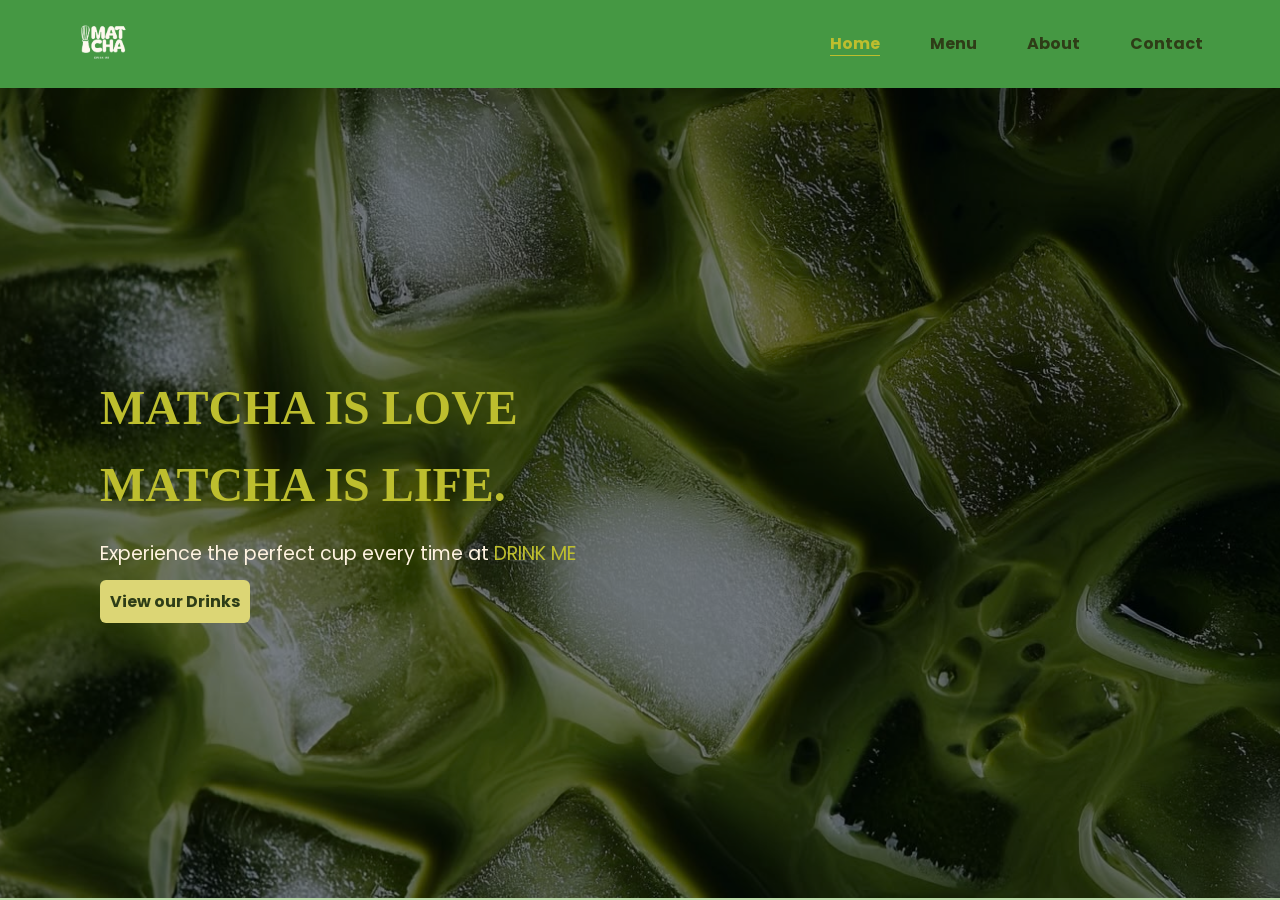
<file: index.html>
<!DOCTYPE html>
<html lang="en">

<head>
    <meta charset="UTF-8">
    <meta name="viewport" content="width=device-width, initial-scale=1.0">
    <title> Drink me </title>
    <link rel="stylesheet" href="Home.css">
    <link href="https://fonts.googleapis.com/css2?family=Playfair+Display:wght@500;700&family=Poppins:wght@300;400;500&display=swap" rel="stylesheet">
</head>
<body>
    <header>
        <nav class="navbar container">
            <div class="logo">
                <img src="logo-removebg-preview.png">
            </div>
            <ul class="nav-link">
                <li><a href="index.html" class="active"> Home </a></li>
                <li><a href="Menu.html" target="_self"> Menu </a></li>
                <li><a href="About.html" target="_self"> About </a></li>
                <li><a href="Contact.html" target="_self"> Contact </a></li>
            </ul>
        </nav>
    </header>
    <section id="home" class="hero">
            <div class="hero-overlay">
                <div class="hero-text">
                    <h1> Matcha is LOVE <br> Matcha is LIFE.</h1>
                    <p> Experience the perfect cup every time at <span> Drink Me </span></p>
                    <a href="Menu.html" class="btn"> View our Drinks </a>
                </div>
            </div>
        </section>
</body>
</html>
</file>
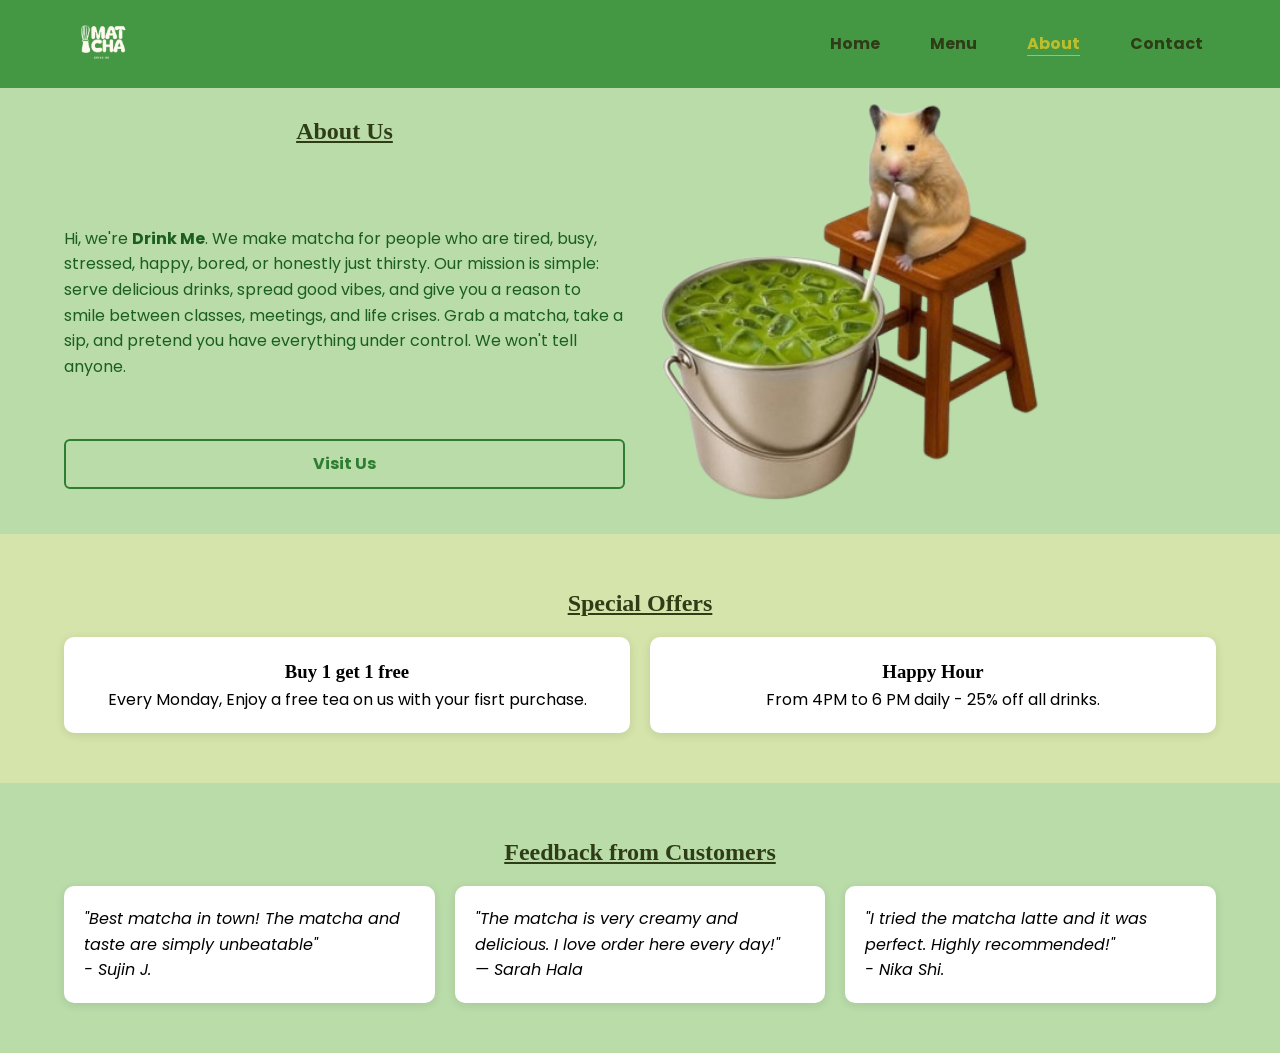
<file: About.html>
<!DOCTYPE html>
<html lang="en">

<head>
    <meta charset="UTF-8">
    <meta name="viewport" content="width=device-width, initial-scale=1.0">
    <title> About Drink me </title>
    <link rel="stylesheet" href="Home.css">
    <link href="https://fonts.googleapis.com/css2?family=Playfair+Display:wght@500;700&family=Poppins:wght@300;400;500&display=swap" rel="stylesheet">
</head>
<body>
    <header>
        <nav class="navbar container">
            <div class="logo">
                <img src="logo-removebg-preview.png">
            </div>
            <ul class="nav-link">
                <li><a href="index.html" target="_self"> Home </a></li>
                <li><a href="Menu.html" target="_self"> Menu </a></li>
                <li><a href="About.html" class="active"> About </a></li>
                <li><a href="Contact.html" target="_self"> Contact </a></li>
            </ul>
        </nav>
    </header>
    <section id="about" class="about container">
            <div class="about-text">
                <h2 class="section-title"> About Us </h2>
                <p>Hi, we're <span> Drink Me</span>. We make matcha for people who are tired, busy, stressed, happy, bored, 
                    or honestly just thirsty. Our mission is simple: serve delicious drinks, spread good vibes, 
                    and give you a reason to smile between classes, meetings, and life crises. Grab a matcha, 
                    take a sip, and pretend you have everything under control. We won't tell anyone.</p>
                <a href="Contact.html" class="btn secondary-btn"> Visit Us </a>
            </div>
            <div class="about-img">
                <img src="about_us-removebg-preview.png" atl="About D-Cafe">
            </div>
        </section>
        <section id="offers" class="offers">
            <div class=" container">
                <h2 class="section-title"> Special Offers </h2>
                <div class="offers-grid">
                    <div class="offers-card"> 
                        <h3> Buy 1 get 1 free </h3>
                        <p> Every Monday, Enjoy a free tea on us with your fisrt purchase.</p>
                    </div>
                    <div class="offers-card">
                        <h3> Happy Hour</h3>
                        <p> From 4PM to 6 PM daily - 25% off all drinks.</p>
                    </div>
                </div>
            </div>
        </section>
        <section id="testimonials" class="testimonials">
            <div class="container">
                <h2 class="section-title"> Feedback from Customers  </h2>
                <div class="testimonial-grid">
                    <div class="testimonial">
                       <i><p>"Best matcha in town! The matcha and 
                           taste are simply unbeatable"</p>
                        <span> - Sujin J.</span></i>
                    </div>
                    <div class="testimonial">
                      <i><p>"The matcha is very creamy and delicious. I love order here every day!"</p>
                        <span>  — Sarah Hala </span></i>
                    </div>
                    <div class="testimonial">
                    <i><p><p>"I tried the matcha latte and it was perfect. Highly recommended!"</p>
                        <span> - Nika Shi.</span></i>
                    </div>
                </div>
            </div>

        </section>

</body>
</html>
</file>
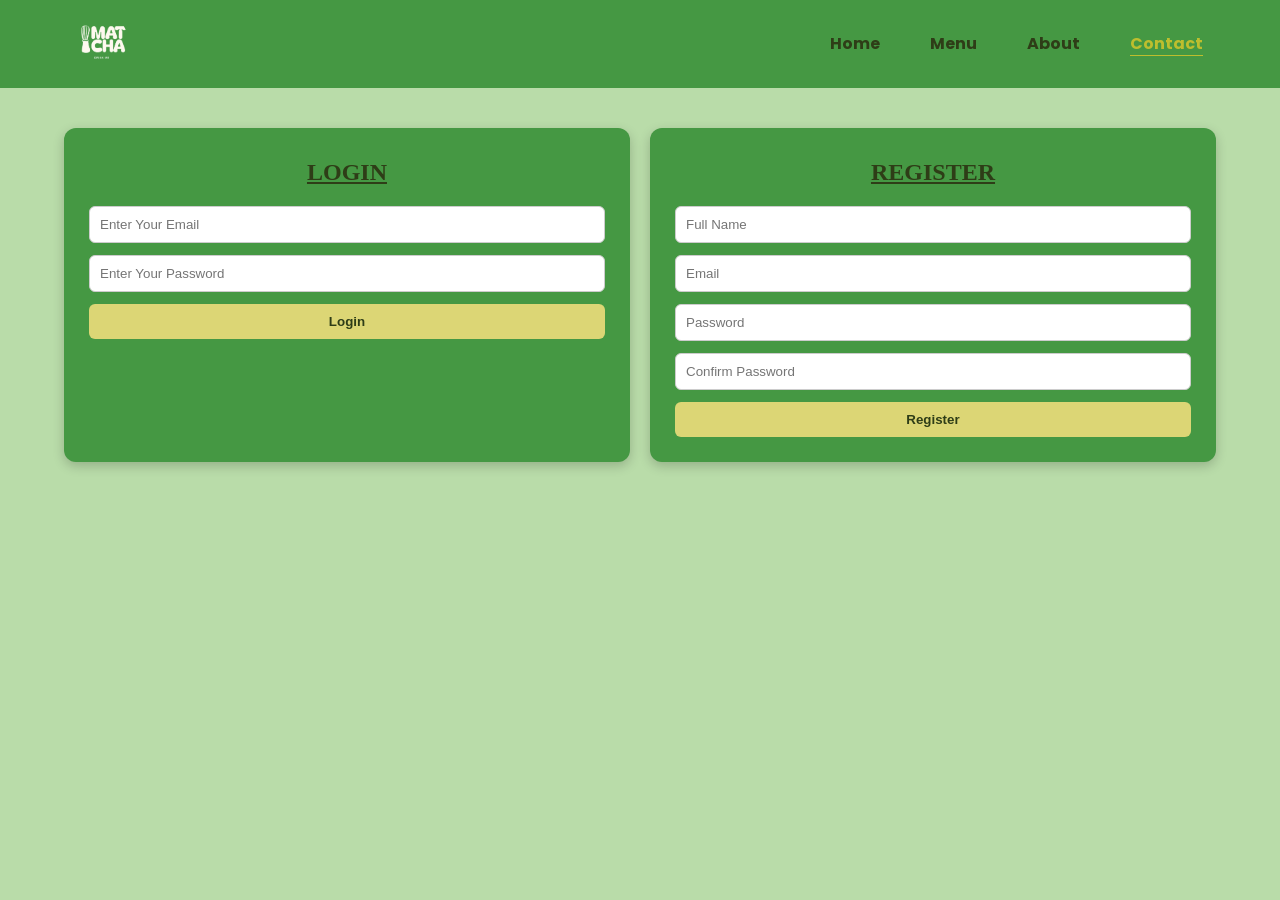
<file: Contact.html>
<!DOCTYPE html>
<html lang="en">

<head>
    <meta charset="UTF-8">
    <meta name="viewport" content="width=device-width, initial-scale=1.0">
    <title> Login Drink me </title>
    <link rel="stylesheet" href="Home.css">
    <link href="https://fonts.googleapis.com/css2?family=Playfair+Display:wght@500;700&family=Poppins:wght@300;400;500&display=swap" rel="stylesheet">
</head>
<body>
    <header>
        <nav class="navbar container">
            <div class="logo">
                <img src="logo-removebg-preview.png">
            </div>
            <ul class="nav-link">
                <li><a href="index.html" target="_self"> Home </a></li>
                <li><a href="Menu.html" target="_self"> Menu </a></li>
                <li><a href="About.html" target="_self"> About </a></li>
                <li><a href="Contact.html" class="active"> Contact </a></li>
            </ul>
        </nav>
    </header>
    <section class="auth container">

    <!-- LOGIN -->
    <div class="auth-box login">
        <h2 class="section-title">LOGIN</h2>

        <form>
            <input type="email" placeholder="Enter Your Email" required>
            <input type="password" placeholder="Enter Your Password" required>
            <button type="submit" class="btn">Login</button>
        </form>
    </div>

    <!-- REGISTER -->
    <div class="auth-box register">
        <h2 class="section-title">REGISTER</h2>

        <form>
            <input type="text" placeholder="Full Name" required>
            <input type="email" placeholder="Email" required>
            <input type="password" placeholder="Password" required>
            <input type="password" placeholder="Confirm Password" required>
            <button type="submit" class="btn">Register</button>
        </form>
    </div>
</section>

</body>
</html>
</file>
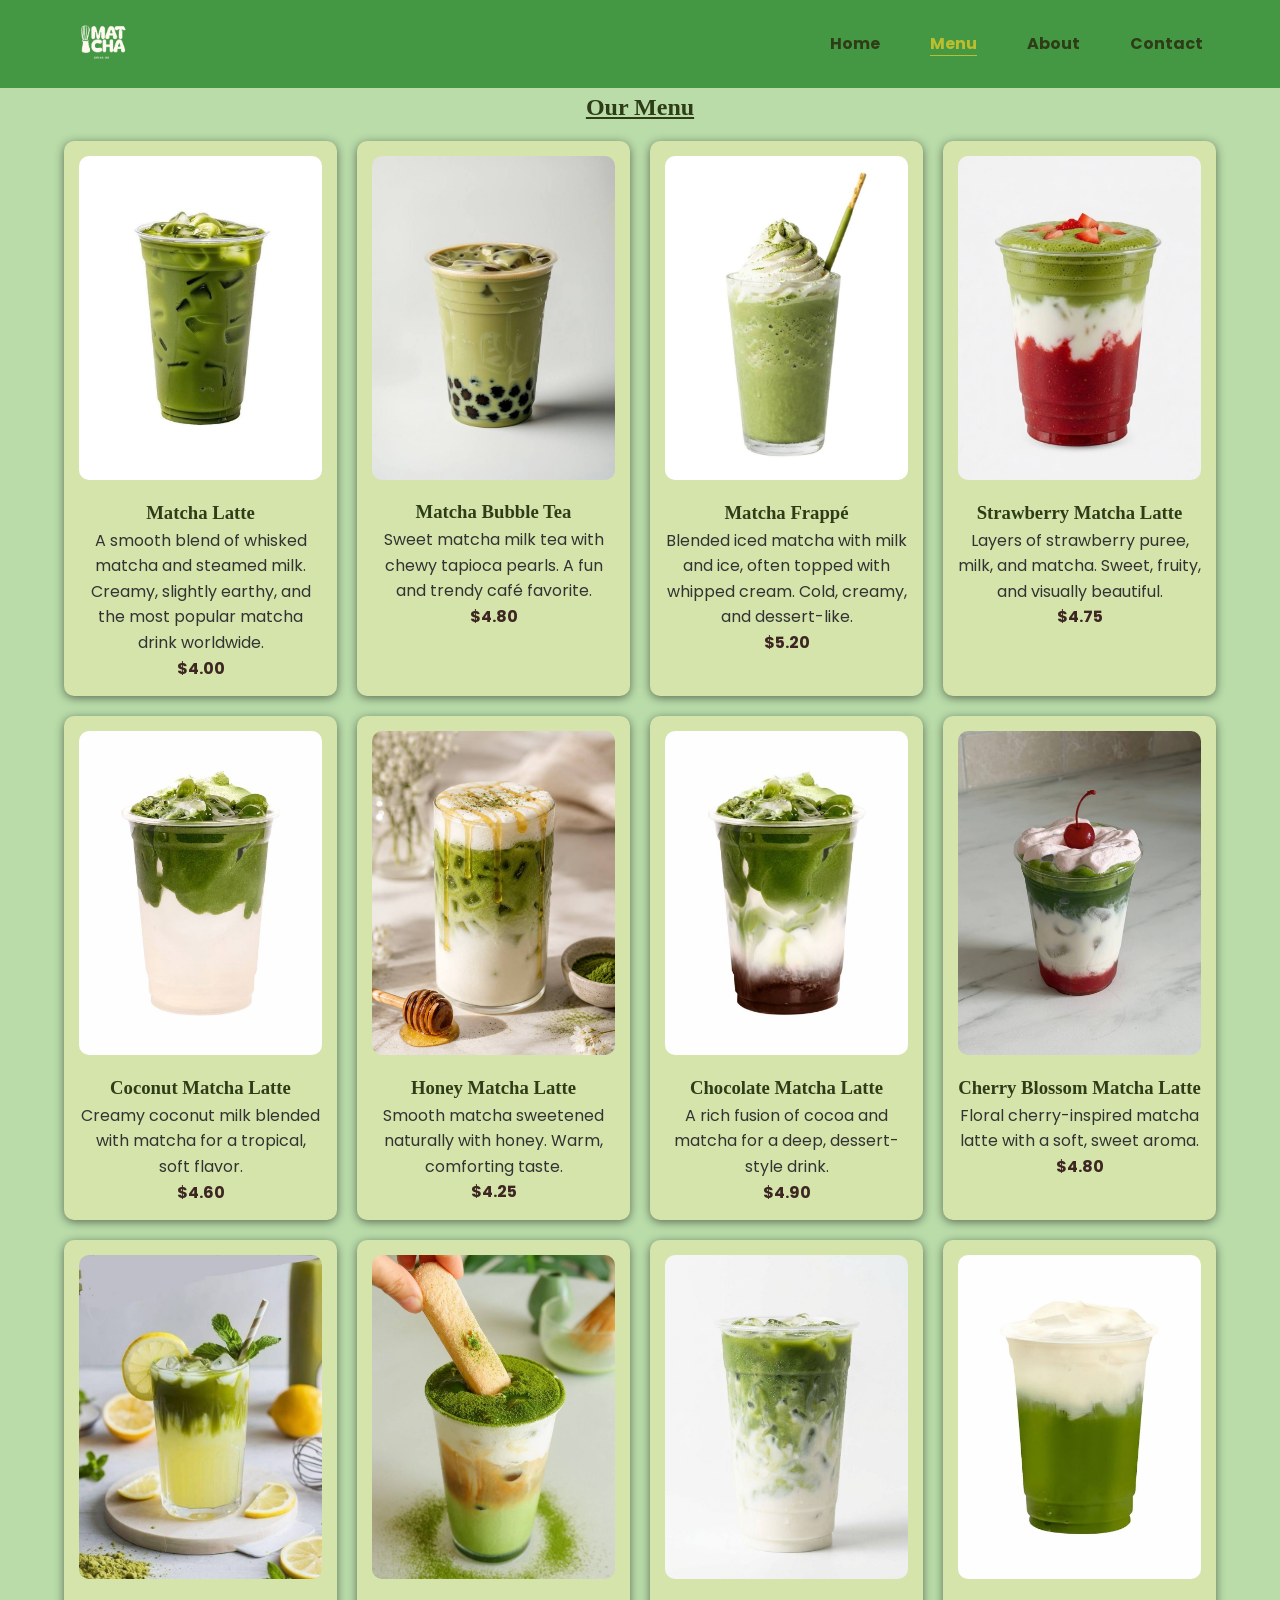
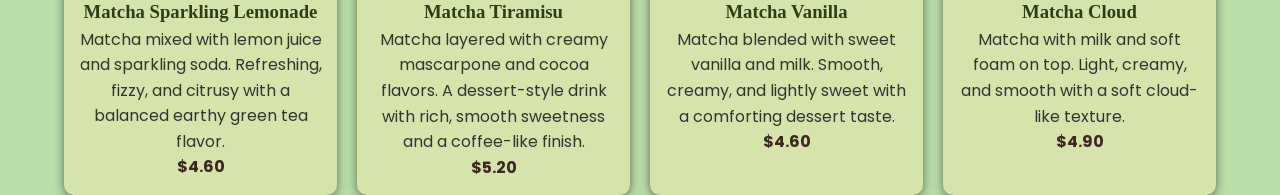
<file: Menu.html>
<!DOCTYPE html>
<html lang="en">

<head>
    <meta charset="UTF-8">
    <meta name="viewport" content="width=device-width, initial-scale=1.0">
    <title> Menu Drink <menu></menu></title>
    <link rel="stylesheet" href="Home.css">
    <link href="https://fonts.googleapis.com/css2?family=Playfair+Display:wght@500;700&family=Poppins:wght@300;400;500&display=swap" rel="stylesheet">
</head>
<body>
    <header>
        <nav class="navbar container">
            <div class="logo">
                <img src="logo-removebg-preview.png">
            </div>
            <ul class="nav-link">
                <li><a href="index.html" target="_self"> Home </a></li>
                <li><a href="Menu.html" class="active"> Menu </a></li>
                <li><a href="About.html" target="_self"> About </a></li>
                <li><a href="Contact.html" target="_self"> Contact </a></li>
            </ul>
        </nav>
    </header>
    <section id="menu" class="menu container">
        <h2 class="section-title"> Our Menu </h2>
        <div class="menu-grid">
            <div class="menu-item">
                <img src="latte.jpg" >
                <h3> Matcha Latte </h3>
                <p> A smooth blend of whisked matcha and steamed milk. Creamy, slightly earthy, and the most popular matcha drink worldwide. </p>
                <span> $4.00</span>
            </div>
            <div class="menu-item">
                <img src="buble.jpg" >
                <h3> Matcha Bubble Tea </h3>
                <p>Sweet matcha milk tea with chewy tapioca pearls. A fun and trendy café favorite. </p>
                <span> $4.80 </span>
            </div>
            <div class="menu-item">
                <img src="frap.jpg" >
                <h3> Matcha Frappé</h3>
                <p> Blended iced matcha with milk and ice, often topped with whipped cream. Cold, creamy, and dessert-like.</p>
                <span> $5.20 </span>
            </div>
            <div class="menu-item">
                <img src="srab.jpg" >
                <h3> Strawberry Matcha Latte </h3>
                <p> Layers of strawberry puree, milk, and matcha. Sweet, fruity, and visually beautiful. </p>
                <span> $4.75 </span>
            </div>
            <div class="menu-item">
                <img src="coco.jpg" >
                <h3> Coconut Matcha Latte </h3>
                <p> Creamy coconut milk blended with matcha for a tropical, soft flavor.</p>
                <span> $4.60 </span>
            </div>
            <div class="menu-item">
                <img src="honey.jpg" >
                <h3> Honey Matcha Latte </h3>
                <p> Smooth matcha sweetened naturally with honey. Warm, comforting taste.</p>
                <span> $4.25 </span>
            </div>
            <div class="menu-item">
                <img src="choco.jpg" >
                <h3> Chocolate Matcha Latte </h3>
                <p> A rich fusion of cocoa and matcha for a deep, dessert-style drink.</p>
                <span> $4.90 </span>
            </div>
            <div class="menu-item">
                <img src="cherry.jpg" >
                <h3> Cherry Blossom Matcha Latte </h3>
                <p> Floral cherry-inspired matcha latte with a soft, sweet aroma. </p>
                <span> $4.80 </span>
            </div>
            <div class="menu-item">
                <img src="lemon.jpg" >
                <h3> Matcha Sparkling Lemonade </h3>
                <p>Matcha mixed with lemon juice and sparkling soda. Refreshing, fizzy, and citrusy with a balanced earthy green tea flavor.</p>
                <span> $4.60 </span>
            </div>
            <div class="menu-item">
                <img src="tira.jpg" >
                <h3> Matcha Tiramisu </h3>
                <p> Matcha layered with creamy mascarpone and cocoa flavors. A dessert-style drink with rich, smooth sweetness and a coffee-like finish.</p>
                <span> $5.20 </span>
            </div>
            <div class="menu-item">
                <img src="vani.jpg" >
                <h3> Matcha Vanilla </h3>
                <p> Matcha blended with sweet vanilla and milk. Smooth, creamy, and lightly sweet with a comforting dessert taste. </p>
                <span> $4.60 </span>
            </div>
            <div class="menu-item">
                <img src="cloud.jpg" >
                <h3> Matcha Cloud </h3>
                <p> Matcha with milk and soft foam on top. Light, creamy, and smooth with a soft cloud-like texture. </p>
                <span> $4.90</span>
            </div>
        </div>

    </section>
</body>
</html>
</file>
<file: Home.css>
* {
    margin: 0;
    padding: 0;
    box-sizing: border-box;
}
body{
    font-family: 'Poppins', sans-serif;
    line-height: 1.6;
    color: black;
    background-color:#B9DCA9;
}
h1,h2,h3{
    font-family: 'Cormorant Garamond', serif;
    color: #BDBE2E;
}
p{
    color: #fff3e0;
}
.container{
    width:90%;
    max-width:1200px;
    margin:auto;
}
header{
    background: #459843;
    padding:15px;
    position:sticky;
    top:0;
    z-index:1000;
}
.navbar{
    display:flex;
    justify-content:space-between;
    align-items: center;
}
.logo img {
    width:50px;
    height: 50px;
    border-radius: 50%;
}
.nav-link{
    display: flex;
    list-style: none;
}
.nav-link li{
    margin-left: 50px;
}
.nav-link a{
    text-decoration: none;
    color: #2e3d17;
    font-weight: bold;
    transition: color 0.3;
}
.nav-link a:hover,.nav-link .active{
    color: #BDBE2E;
    border-bottom: 1px solid #BDBE2E;
}
.hero{
    height: 90vh;
    background: url(covermatcha.JPG) center/cover no-repeat;
    position: relative;
}
.hero-overlay{
    background: rgba(0, 0, 0, 0.5);
    height:100%;
    display: flex;
    justify-content:flex-start;
    align-items: center;
    padding-left: 100px;
    color: white;
    
}
.hero-text h1{
    font-size: 3rem;
    margin-bottom: 15px;
    text-transform: uppercase;
}
.register-text{
    text-align: center;
    color: #3e2723;
    margin-top: 10px;
}

.register-text a{
    text-decoration: none;
    font-weight: bold;
    color: #2E7D32;
}

.register-text a:hover{
    text-decoration: underline;
}
.hero-text p{
    font-size: 1.2rem;
    margin-bottom: 20px;
}
.hero-text span{
    color: #BDBE2E;
    font-width: bold;
    text-transform: uppercase;
}
.btn{
    padding: 10px;
    border: none;
    border-radius: 6px;
    background: #dcd675;
    color:  #2e3d17;
    font-weight: bold;
    cursor: pointer;
    transition: 0.3s;
    text-decoration: none;
}
.btn:hover{
    background: #BDBE2E;
    transform: translateY(-2px);
    text-decoration: none;
}
.section-title{
    text-align: center;
    margin-bottom: 15px;
    color: #2e3d17;
    text-decoration: underline;
}
.menu-grid{
    display: grid;
    grid-template-columns: repeat(auto-fit, minmax(250px, 1fr));
    gap:20px;
}
.menu-item h3{
    color: #2e3d17;
}
.menu-item{
    background: #d5e4aa;
    border-radius: 10px;
    padding: 15px;
    text-align:center;
    box-shadow: 0 2px 10px rgba(0,0,0,0.5);
    transition: transform 0.3s;
}
.menu-item img {
    width: 100%;
    border-radius: 10px;
    margin-bottom: 10px;

}
.menu-item:hover{
    transform: scale(1.05);
}
.menu-item p{
    color: #333333;
    text-align: center;
    font-family: 'Poppins', sans-serif;
    font-size: 1rem;
}
.menu-item span{
    color: #3e2723;
    font-weight: bold;
}
.about {
    display: flex;
    flex-wrap: wrap;
    gap:30px;
    align-items: center;
}
.about-text{
    flex: 1;
    display: flex;
    flex-direction: column;
    gap:60px;
}
.about-text p{
    color: #1B5E20;
    font-family: 'Poppins', sans-serif;
    font-size: 1rem;
}
.about-text a{
    text-align: center;
}
.about-text span{
    font-weight: bold;
}
.about-img{
    flex:1;
}
.about-img img{
    width: 70%;
    border-radius: 10px;
}
.secondary-btn{
    background: transparent;
    border: 2px solid #2E7D32;
    color:#2E7D32;
}
.secondary-btn:hover{
    background: #2E7D32;
    color: #3e2723;
}
#about{
    margin-bottom: 20px;
}
.offers{
    background: #d5e4aa;
    padding:50px 0;
}
.offers-grid{
    display:grid;
    grid-template-columns: repeat(auto-fit,minmax(250px, 1fr));
    gap:20px;
}
.offers-card{
    background: white;
    padding:  20px;
    text-align: center;
    border-radius: 10px;
    box-shadow: 0 2px 10px rgba(0,0,0,0.1);
    transition: transform 0.3s;
}
.offers h3,
.offers p{
    color: black;
    text-align: center;
    justify-content: center;
}
    
.offers-card:hover{
    cursor: pointer;
    transform: translateY(5px);
}
.testimonials{
    padding: 50px 0;
}
.testimonial-grid{
    display: grid;
    grid-template-columns: repeat(auto-fit,minmax(250px, 1fr));
    gap:20px;
}
.testimonial{
    background: white;
    padding:20px;
    border-radius: 10px;
    box-shadow: 0 2px 10px rgba(0,0,0,0.1);

}
.testimonial p{
    font-family: 'Poppins', sans-serif;
    font-size: 1rem;
}
.testimonial p,
.testimonial span{
    color: black;
}

.auth{
    display: flex;
    justify-content: space-between;
    gap: 20px;
    flex-wrap: wrap;
    margin-top: 40px;
}

.auth-box{
    flex: 1;
    min-width: 280px;
    padding: 25px;
    border-radius: 12px;
    box-shadow: 0 4px 12px rgba(0,0,0,0.2);
}
.register{
    background: #459843;
}


.login{
    background: #459843;
}

.auth-box form{
    display: grid;
    gap: 12px;
}

.auth-box input{
    width: 100%;
    padding: 10px;
    border-radius: 6px;
    border: 1px solid #ccc;
    outline: none;
}
@media only screen and (max-width: 600px){
    .navbar{
        flex-direction: column;
        padding: 10px 0;
    }
    .nav-link{
        width: 100%;
        justify-content: space-around;
        margin-top: 10px;
    }
    .nav-link li{
        margin-left: 0;
    }
    .nav-link a{
        font-size: 1rem;
    }
    .hero{
        height: 100vh;
    }
    .hero-overlay{
        padding: 0 25px;
        justify-content: center;
        text-align: center;
    }
    .hero-text h1{
        font-size: 2rem;
        line-height: 1.2;
    }
    .hero-text p{
        font-size: 1rem;
    }
    .btn{
        font-size: 1rem;
        padding: 12px 20px;
    }
}
</file>
